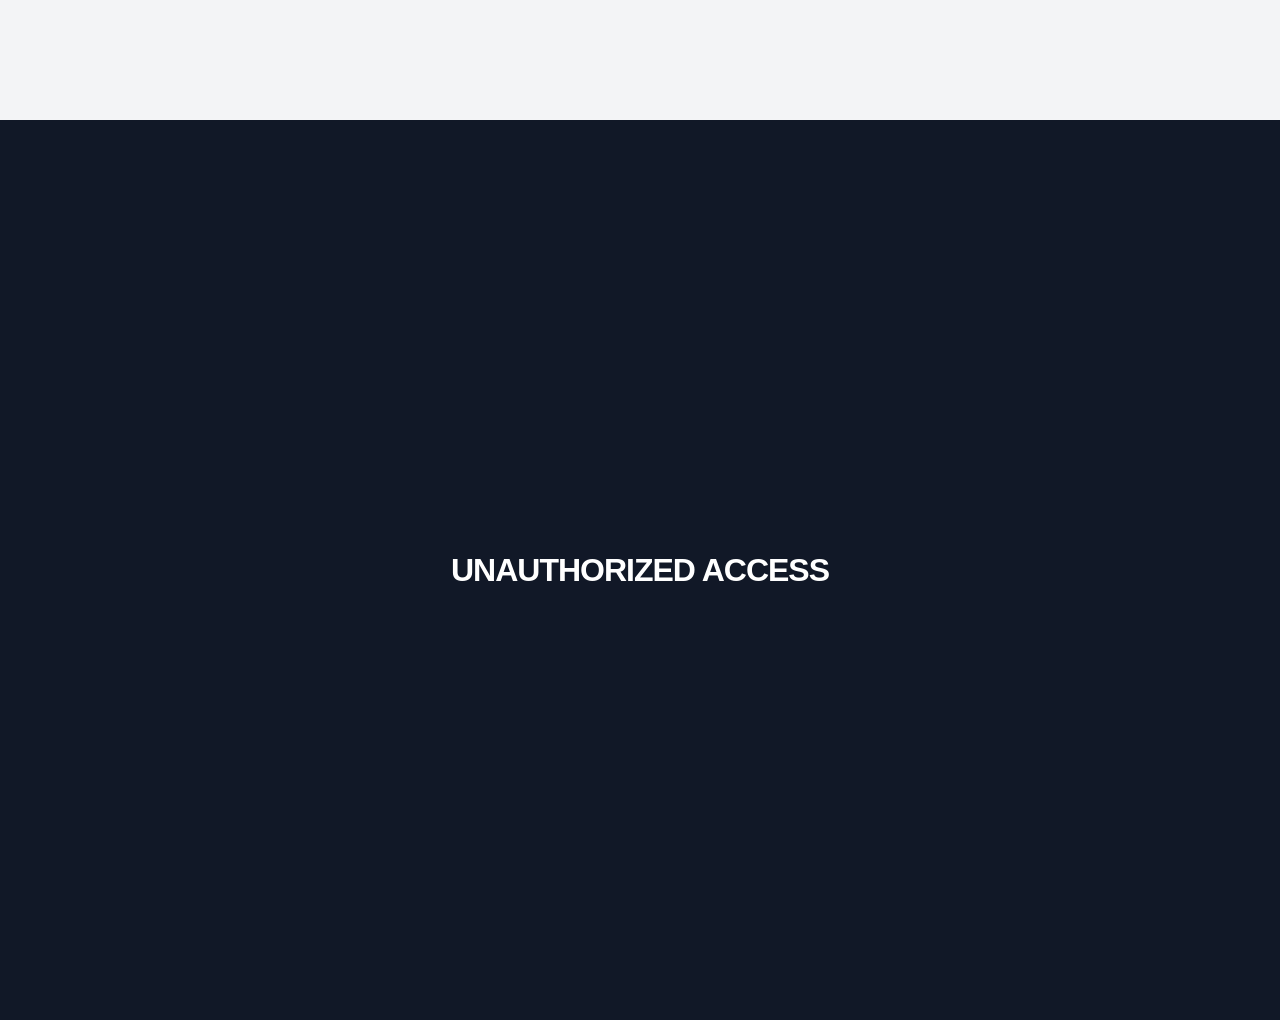
<file: admin.html>
<!DOCTYPE html>
<html lang="en">
<head>
    <meta charset="UTF-8">
    <meta name="viewport" content="width=device-width, initial-scale=1.0">
    <title>Admin Dashboard | Odyssey</title>
    <!-- Google Fonts -->
    <link rel="preconnect" href="https://fonts.googleapis.com">
    <link rel="preconnect" href="https://fonts.gstatic.com" crossorigin>
    <link href="https://fonts.googleapis.com/css2?family=Outfit:wght@300;400;500;600;700;800&display=swap" rel="stylesheet">
    <!-- Boxicons -->
    <link href='https://unpkg.com/boxicons@2.1.4/css/boxicons.min.css' rel='stylesheet'>
    <link rel="stylesheet" href="style.css">
</head>
<body class="dashboard">

    <!-- Dashboard Header -->
    <header class="header scrolled">
        <div class="nav-wrapper">
            <a href="index.html" class="brand-logo">
                <i class='bx bx-compass'></i>
                <span>Odyssey</span>
            </a>
            <div style="display: flex; align-items: center; gap: 2rem;">
                <span style="color: var(--primary); font-weight: 700;">ADMIN PANEL</span>
                <a href="#" id="logout-btn" class="btn btn-outline" style="border-color: white; color: white;">Logout</a>
            </div>
        </div>
    </header>

    <div class="container">
        <div style="margin-bottom: 3rem;">
            <h2 style="font-size: 2.5rem; margin-bottom: 0.5rem;">Expedition <span>Command</span></h2>
            <p style="color: var(--text-muted);">Manage and monitor all active global bookings.</p>
        </div>

        <!-- Stats -->
        <div class="stat-grid">
            <div class="stat-card">
                <i class='bx bx-bookmark-heart'></i>
                <div class="stat-info">
                    <h4>Total Bookings</h4>
                    <span id="total-bookings">0</span>
                </div>
            </div>
            <div class="stat-card">
                <i class='bx bx-group'></i>
                <div class="stat-info">
                    <h4>Active Travelers</h4>
                    <span id="total-guests">0</span>
                </div>
            </div>
            <div class="stat-card">
                <i class='bx bx-trending-up'></i>
                <div class="stat-info">
                    <h4>Success Rate</h4>
                    <span>98.4%</span>
                </div>
            </div>
        </div>

        <!-- Bookings Table -->
        <div class="table-container">
            <h3 style="margin-bottom: 2rem; display: flex; align-items: center; gap: 1rem;">
                <i class='bx bx-list-ul' style="color: var(--primary);"></i>
                Recent Reservations
            </h3>
            <table>
                <thead>
                    <tr>
                        <th>ID</th>
                        <th>Explorer</th>
                        <th>Adventure</th>
                        <th>Date</th>
                        <th>Guests</th>
                        <th>Status</th>
                    </tr>
                </thead>
                <tbody id="bookings-list">
                    <!-- Populated by JS -->
                </tbody>
            </table>
        </div>
    </div>

    <script src="script.js"></script>
</body>
</html>
</file>
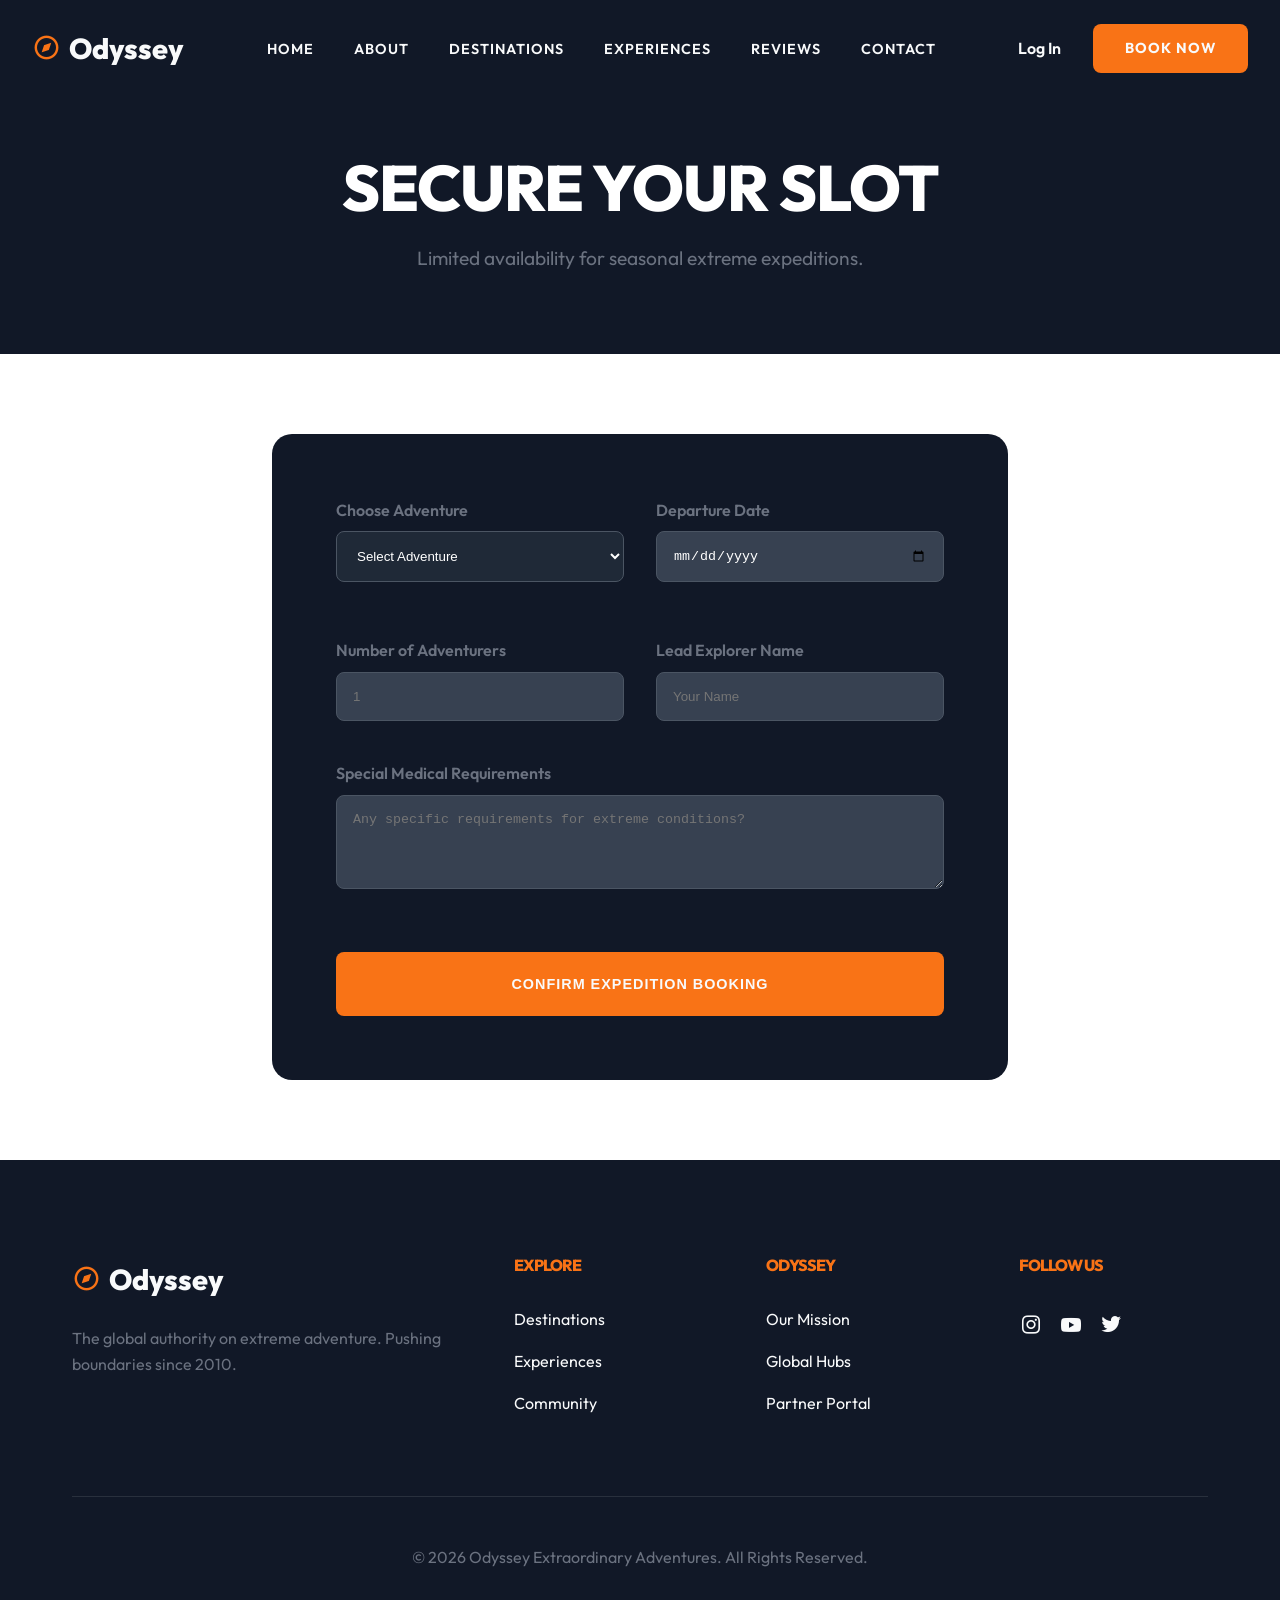
<file: booking.html>
<!DOCTYPE html>
<html lang="en">
<head>
    <meta charset="UTF-8">
    <meta name="viewport" content="width=device-width, initial-scale=1.0">
    <title>Book Adventure | Odyssey</title>
    <!-- Google Fonts -->
    <link rel="preconnect" href="https://fonts.googleapis.com">
    <link rel="preconnect" href="https://fonts.gstatic.com" crossorigin>
    <link href="https://fonts.googleapis.com/css2?family=Outfit:wght@300;400;500;600;700;800&display=swap" rel="stylesheet">
    <!-- Boxicons -->
    <link href='https://unpkg.com/boxicons@2.1.4/css/boxicons.min.css' rel='stylesheet'>
    <link rel="stylesheet" href="style.css">
</head>
<body>

    <!-- Header -->
    <header class="header scrolled">
        <div class="nav-wrapper">
            <a href="index.html" class="brand-logo">
                <i class='bx bx-compass'></i>
                <span>Odyssey</span>
            </a>
            
            <nav class="nav-menu">
                <ul class="nav-list">
                    <li><a href="index.html" class="nav-link">Home</a></li>
                    <li><a href="about.html" class="nav-link">About</a></li>
                    <li><a href="destinations.html" class="nav-link">Destinations</a></li>
                    <li><a href="experiences.html" class="nav-link">Experiences</a></li>
                    <li><a href="reviews.html" class="nav-link">Reviews</a></li>
                    <li><a href="contact.html" class="nav-link">Contact</a></li>
                </ul>
            </nav>

            <div class="nav-actions" id="auth-action">
                <a href="login.html" class="login-link">Log In</a>
                <a href="booking.html" class="btn btn-solid active">Book Now</a>
                <button class="mobile-toggle">
                    <i class='bx bx-grid-alt'></i>
                </button>
            </div>
        </div>
    </header>

    <!-- Page Title -->
    <section style="padding-top: 150px; background: var(--bg-dark); color: white; text-align: center;">
        <div class="container">
            <h1 style="font-size: 4rem;">Secure Your <span>Slot</span></h1>
            <p style="color: var(--text-muted); font-size: 1.2rem; margin-top: 1rem;">Limited availability for seasonal extreme expeditions.</p>
        </div>
    </section>

    <!-- Booking Form -->
    <section>
        <div class="container" style="max-width: 800px;">
            <div style="background: var(--bg-dark); padding: 4rem; border-radius: 20px; color: white;">
                <form id="booking-form">
                    <div style="display: grid; grid-template-columns: 1fr 1fr; gap: 2rem;">
                        <div class="form-group">
                            <label>Choose Adventure</label>
                            <select id="book-adventure" class="form-control" required style="background: #1f2937;">
                                <option value="">Select Adventure</option>
                                <option value="Icelandic Glaciers">Icelandic Glaciers</option>
                                <option value="Deep Sea Abyss">Deep Sea Abyss</option>
                                <option value="Sahara Traverse">Sahara Traverse</option>
                                <option value="Amazon Survival">Amazon Survival</option>
                                <option value="Everest Base Camp">Everest Base Camp</option>
                            </select>
                        </div>
                        <div class="form-group">
                            <label>Departure Date</label>
                            <input type="date" id="book-date" class="form-control" required>
                        </div>
                        <div class="form-group">
                            <label>Number of Adventurers</label>
                            <input type="number" id="book-guests" min="1" max="5" class="form-control" placeholder="1" required>
                        </div>
                        <div class="form-group">
                            <label>Lead Explorer Name</label>
                            <input type="text" id="book-name" class="form-control" placeholder="Your Name" required>
                        </div>
                    </div>
                    <div class="form-group" style="margin-top: 1rem;">
                        <label>Special Medical Requirements</label>
                        <textarea class="form-control" rows="4" placeholder="Any specific requirements for extreme conditions?"></textarea>
                    </div>
                    <button type="submit" class="btn btn-solid" style="width: 100%; justify-content: center; margin-top: 2rem; padding: 1.5rem;">Confirm Expedition Booking</button>
                </form>
            </div>
        </div>
    </section>

    <!-- Footer -->
    <footer class="footer">
        <div class="container">
            <div class="footer-grid">
                <div class="footer-col">
                    <a href="index.html" class="brand-logo">
                        <i class='bx bx-compass'></i>
                        <span>Odyssey</span>
                    </a>
                    <p style="margin-top: 1.5rem; color: var(--text-muted);">The global authority on extreme adventure. Pushing boundaries since 2010.</p>
                </div>
                <div class="footer-col">
                    <h4>Explore</h4>
                    <ul class="footer-links">
                        <li><a href="destinations.html">Destinations</a></li>
                        <li><a href="experiences.html">Experiences</a></li>
                        <li><a href="reviews.html">Community</a></li>
                    </ul>
                </div>
                <div class="footer-col">
                    <h4>Odyssey</h4>
                    <ul class="footer-links">
                        <li><a href="about.html">Our Mission</a></li>
                        <li><a href="contact.html">Global Hubs</a></li>
                        <li><a href="admin.html">Partner Portal</a></li>
                    </ul>
                </div>
                <div class="footer-col">
                    <h4>Follow Us</h4>
                    <div style="display: flex; gap: 1rem; font-size: 1.5rem;">
                        <a href="#"><i class='bx bxl-instagram'></i></a>
                        <a href="#"><i class='bx bxl-youtube'></i></a>
                        <a href="#"><i class='bx bxl-twitter'></i></a>
                    </div>
                </div>
            </div>
            <div class="footer-bottom">
                <p>&copy; 2026 Odyssey Extraordinary Adventures. All Rights Reserved.</p>
            </div>
        </div>
    </footer>

    <script src="script.js"></script>
</body>
</html>
</file>
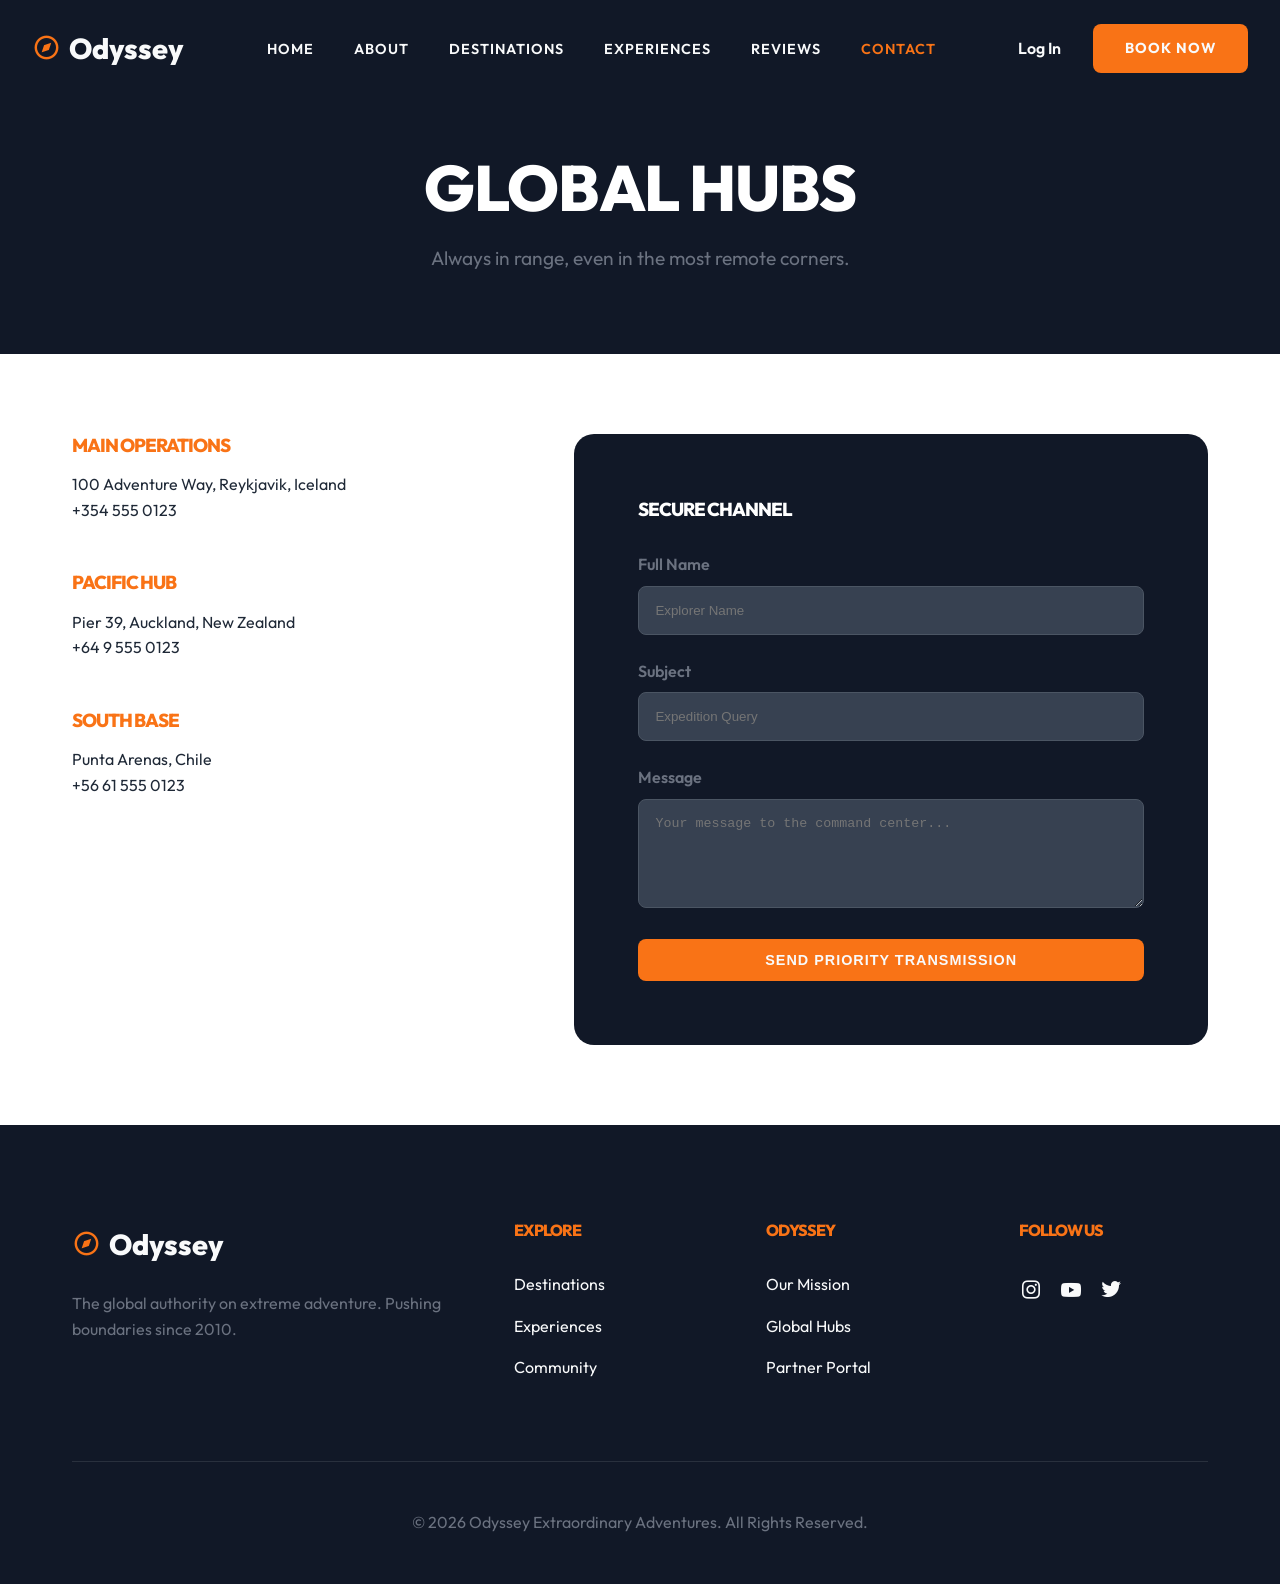
<file: contact.html>
<!DOCTYPE html>
<html lang="en">
<head>
    <meta charset="UTF-8">
    <meta name="viewport" content="width=device-width, initial-scale=1.0">
    <title>Global Hubs | Odyssey</title>
    <!-- Google Fonts -->
    <link rel="preconnect" href="https://fonts.googleapis.com">
    <link rel="preconnect" href="https://fonts.gstatic.com" crossorigin>
    <link href="https://fonts.googleapis.com/css2?family=Outfit:wght@300;400;500;600;700;800&display=swap" rel="stylesheet">
    <!-- Boxicons -->
    <link href='https://unpkg.com/boxicons@2.1.4/css/boxicons.min.css' rel='stylesheet'>
    <link rel="stylesheet" href="style.css">
</head>
<body>

    <!-- Header -->
    <header class="header scrolled">
        <div class="nav-wrapper">
            <a href="index.html" class="brand-logo">
                <i class='bx bx-compass'></i>
                <span>Odyssey</span>
            </a>
            
            <nav class="nav-menu">
                <ul class="nav-list">
                    <li><a href="index.html" class="nav-link">Home</a></li>
                    <li><a href="about.html" class="nav-link">About</a></li>
                    <li><a href="destinations.html" class="nav-link">Destinations</a></li>
                    <li><a href="experiences.html" class="nav-link">Experiences</a></li>
                    <li><a href="reviews.html" class="nav-link">Reviews</a></li>
                    <li><a href="contact.html" class="nav-link active">Contact</a></li>
                </ul>
            </nav>

            <div class="nav-actions" id="auth-action">
                <a href="login.html" class="login-link">Log In</a>
                <a href="booking.html" class="btn btn-solid">Book Now</a>
                <button class="mobile-toggle">
                    <i class='bx bx-grid-alt'></i>
                </button>
            </div>
        </div>
    </header>

    <!-- Page Title -->
    <section style="padding-top: 150px; background: var(--bg-dark); color: white; text-align: center;">
        <div class="container">
            <h1 style="font-size: 4rem;">Global <span>Hubs</span></h1>
            <p style="color: var(--text-muted); font-size: 1.2rem; margin-top: 1rem;">Always in range, even in the most remote corners.</p>
        </div>
    </section>

    <!-- Contact Content -->
    <section>
        <div class="container">
            <div style="display: grid; grid-template-columns: 1fr 1.5fr; gap: 5rem;">
                <div>
                    <div style="margin-bottom: 3rem;">
                        <h3 style="color: var(--primary); margin-bottom: 1rem;">Main Operations</h3>
                        <p>100 Adventure Way, Reykjavik, Iceland</p>
                        <p>+354 555 0123</p>
                    </div>
                    <div style="margin-bottom: 3rem;">
                        <h3 style="color: var(--primary); margin-bottom: 1rem;">Pacific Hub</h3>
                        <p>Pier 39, Auckland, New Zealand</p>
                        <p>+64 9 555 0123</p>
                    </div>
                    <div>
                        <h3 style="color: var(--primary); margin-bottom: 1rem;">South Base</h3>
                        <p>Punta Arenas, Chile</p>
                        <p>+56 61 555 0123</p>
                    </div>
                </div>
                <div style="background: var(--bg-dark); padding: 4rem; border-radius: 20px; color: white;">
                    <h3 style="margin-bottom: 2rem;">Secure Channel</h3>
                    <form>
                        <div class="form-group">
                            <label>Full Name</label>
                            <input type="text" class="form-control" placeholder="Explorer Name" required>
                        </div>
                        <div class="form-group">
                            <label>Subject</label>
                            <input type="text" class="form-control" placeholder="Expedition Query" required>
                        </div>
                        <div class="form-group">
                            <label>Message</label>
                            <textarea class="form-control" rows="5" placeholder="Your message to the command center..."></textarea>
                        </div>
                        <button type="submit" class="btn btn-solid" style="width: 100%; justify-content: center;">Send Priority Transmission</button>
                    </form>
                </div>
            </div>
        </div>
    </section>

    <!-- Footer -->
    <footer class="footer">
        <div class="container">
            <div class="footer-grid">
                <div class="footer-col">
                    <a href="index.html" class="brand-logo">
                        <i class='bx bx-compass'></i>
                        <span>Odyssey</span>
                    </a>
                    <p style="margin-top: 1.5rem; color: var(--text-muted);">The global authority on extreme adventure. Pushing boundaries since 2010.</p>
                </div>
                <div class="footer-col">
                    <h4>Explore</h4>
                    <ul class="footer-links">
                        <li><a href="destinations.html">Destinations</a></li>
                        <li><a href="experiences.html">Experiences</a></li>
                        <li><a href="reviews.html">Community</a></li>
                    </ul>
                </div>
                <div class="footer-col">
                    <h4>Odyssey</h4>
                    <ul class="footer-links">
                        <li><a href="about.html">Our Mission</a></li>
                        <li><a href="contact.html">Global Hubs</a></li>
                        <li><a href="admin.html">Partner Portal</a></li>
                    </ul>
                </div>
                <div class="footer-col">
                    <h4>Follow Us</h4>
                    <div style="display: flex; gap: 1rem; font-size: 1.5rem;">
                        <a href="#"><i class='bx bxl-instagram'></i></a>
                        <a href="#"><i class='bx bxl-youtube'></i></a>
                        <a href="#"><i class='bx bxl-twitter'></i></a>
                    </div>
                </div>
            </div>
            <div class="footer-bottom">
                <p>&copy; 2026 Odyssey Extraordinary Adventures. All Rights Reserved.</p>
            </div>
        </div>
    </footer>

    <script src="script.js"></script>
</body>
</html>
</file>
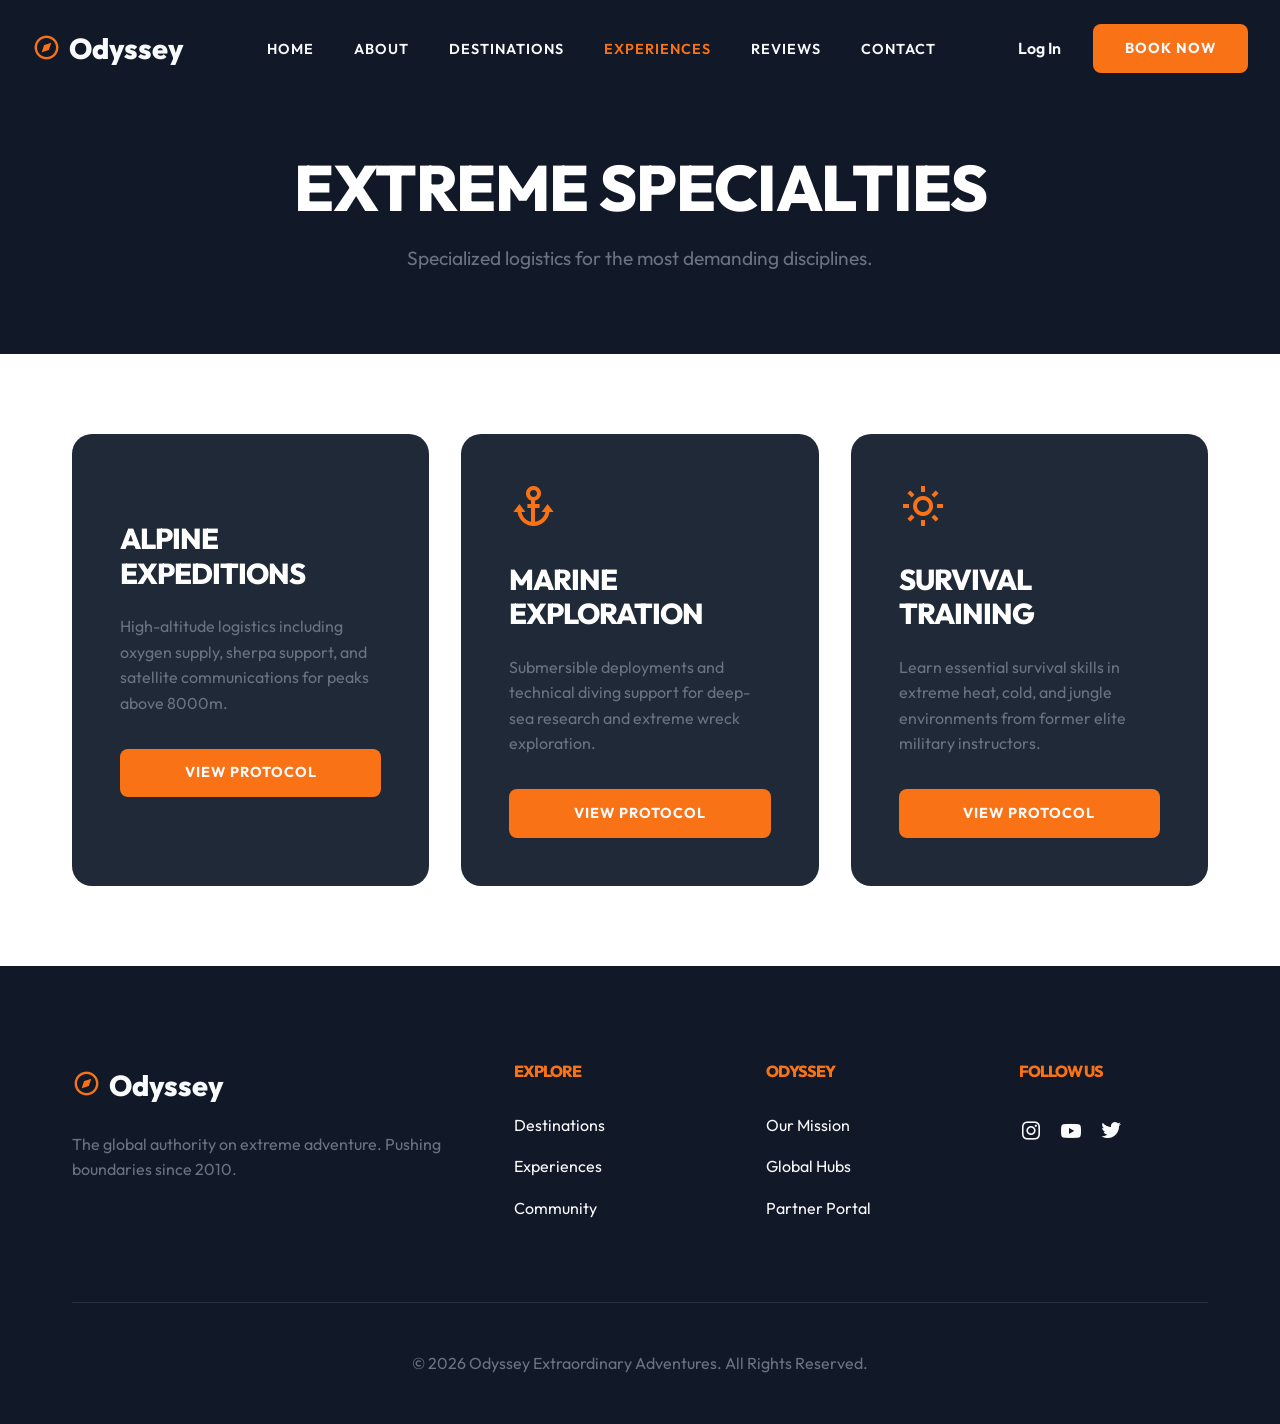
<file: experiences.html>
<!DOCTYPE html>
<html lang="en">
<head>
    <meta charset="UTF-8">
    <meta name="viewport" content="width=device-width, initial-scale=1.0">
    <title>Adventure Types | Odyssey</title>
    <!-- Google Fonts -->
    <link rel="preconnect" href="https://fonts.googleapis.com">
    <link rel="preconnect" href="https://fonts.gstatic.com" crossorigin>
    <link href="https://fonts.googleapis.com/css2?family=Outfit:wght@300;400;500;600;700;800&display=swap" rel="stylesheet">
    <!-- Boxicons -->
    <link href='https://unpkg.com/boxicons@2.1.4/css/boxicons.min.css' rel='stylesheet'>
    <link rel="stylesheet" href="style.css">
</head>
<body>

    <!-- Header -->
    <header class="header scrolled">
        <div class="nav-wrapper">
            <a href="index.html" class="brand-logo">
                <i class='bx bx-compass'></i>
                <span>Odyssey</span>
            </a>
            
            <nav class="nav-menu">
                <ul class="nav-list">
                    <li><a href="index.html" class="nav-link">Home</a></li>
                    <li><a href="about.html" class="nav-link">About</a></li>
                    <li><a href="destinations.html" class="nav-link">Destinations</a></li>
                    <li><a href="experiences.html" class="nav-link active">Experiences</a></li>
                    <li><a href="reviews.html" class="nav-link">Reviews</a></li>
                    <li><a href="contact.html" class="nav-link">Contact</a></li>
                </ul>
            </nav>

            <div class="nav-actions" id="auth-action">
                <a href="login.html" class="login-link">Log In</a>
                <a href="booking.html" class="btn btn-solid">Book Now</a>
                <button class="mobile-toggle">
                    <i class='bx bx-grid-alt'></i>
                </button>
            </div>
        </div>
    </header>

    <!-- Page Title -->
    <section style="padding-top: 150px; background: var(--bg-dark); color: white; text-align: center;">
        <div class="container">
            <h1 style="font-size: 4rem;">Extreme <span>Specialties</span></h1>
            <p style="color: var(--text-muted); font-size: 1.2rem; margin-top: 1rem;">Specialized logistics for the most demanding disciplines.</p>
        </div>
    </section>

    <!-- Experiences List -->
    <section>
        <div class="container">
            <div class="grid">
                <div style="padding: 3rem; background: var(--bg-card); border-radius: 20px; color: white;">
                    <i class='bx bx-mountain' style="font-size: 3rem; color: var(--primary); margin-bottom: 2rem;"></i>
                    <h3 style="font-size: 1.8rem; margin-bottom: 1.5rem;">Alpine Expeditions</h3>
                    <p style="color: var(--text-muted); margin-bottom: 2rem;">High-altitude logistics including oxygen supply, sherpa support, and satellite communications for peaks above 8000m.</p>
                    <a href="booking.html" class="btn btn-solid" style="width: 100%; justify-content: center;">View Protocol</a>
                </div>
                <div style="padding: 3rem; background: var(--bg-card); border-radius: 20px; color: white;">
                    <i class='bx bx-anchor' style="font-size: 3rem; color: var(--primary); margin-bottom: 2rem;"></i>
                    <h3 style="font-size: 1.8rem; margin-bottom: 1.5rem;">Marine Exploration</h3>
                    <p style="color: var(--text-muted); margin-bottom: 2rem;">Submersible deployments and technical diving support for deep-sea research and extreme wreck exploration.</p>
                    <a href="booking.html" class="btn btn-solid" style="width: 100%; justify-content: center;">View Protocol</a>
                </div>
                <div style="padding: 3rem; background: var(--bg-card); border-radius: 20px; color: white;">
                    <i class='bx bx-sun' style="font-size: 3rem; color: var(--primary); margin-bottom: 2rem;"></i>
                    <h3 style="font-size: 1.8rem; margin-bottom: 1.5rem;">Survival Training</h3>
                    <p style="color: var(--text-muted); margin-bottom: 2rem;">Learn essential survival skills in extreme heat, cold, and jungle environments from former elite military instructors.</p>
                    <a href="booking.html" class="btn btn-solid" style="width: 100%; justify-content: center;">View Protocol</a>
                </div>
            </div>
        </div>
    </section>

    <!-- Footer -->
    <footer class="footer">
        <div class="container">
            <div class="footer-grid">
                <div class="footer-col">
                    <a href="index.html" class="brand-logo">
                        <i class='bx bx-compass'></i>
                        <span>Odyssey</span>
                    </a>
                    <p style="margin-top: 1.5rem; color: var(--text-muted);">The global authority on extreme adventure. Pushing boundaries since 2010.</p>
                </div>
                <div class="footer-col">
                    <h4>Explore</h4>
                    <ul class="footer-links">
                        <li><a href="destinations.html">Destinations</a></li>
                        <li><a href="experiences.html">Experiences</a></li>
                        <li><a href="reviews.html">Community</a></li>
                    </ul>
                </div>
                <div class="footer-col">
                    <h4>Odyssey</h4>
                    <ul class="footer-links">
                        <li><a href="about.html">Our Mission</a></li>
                        <li><a href="contact.html">Global Hubs</a></li>
                        <li><a href="admin.html">Partner Portal</a></li>
                    </ul>
                </div>
                <div class="footer-col">
                    <h4>Follow Us</h4>
                    <div style="display: flex; gap: 1rem; font-size: 1.5rem;">
                        <a href="#"><i class='bx bxl-instagram'></i></a>
                        <a href="#"><i class='bx bxl-youtube'></i></a>
                        <a href="#"><i class='bx bxl-twitter'></i></a>
                    </div>
                </div>
            </div>
            <div class="footer-bottom">
                <p>&copy; 2026 Odyssey Extraordinary Adventures. All Rights Reserved.</p>
            </div>
        </div>
    </footer>

    <script src="script.js"></script>
</body>
</html>
</file>
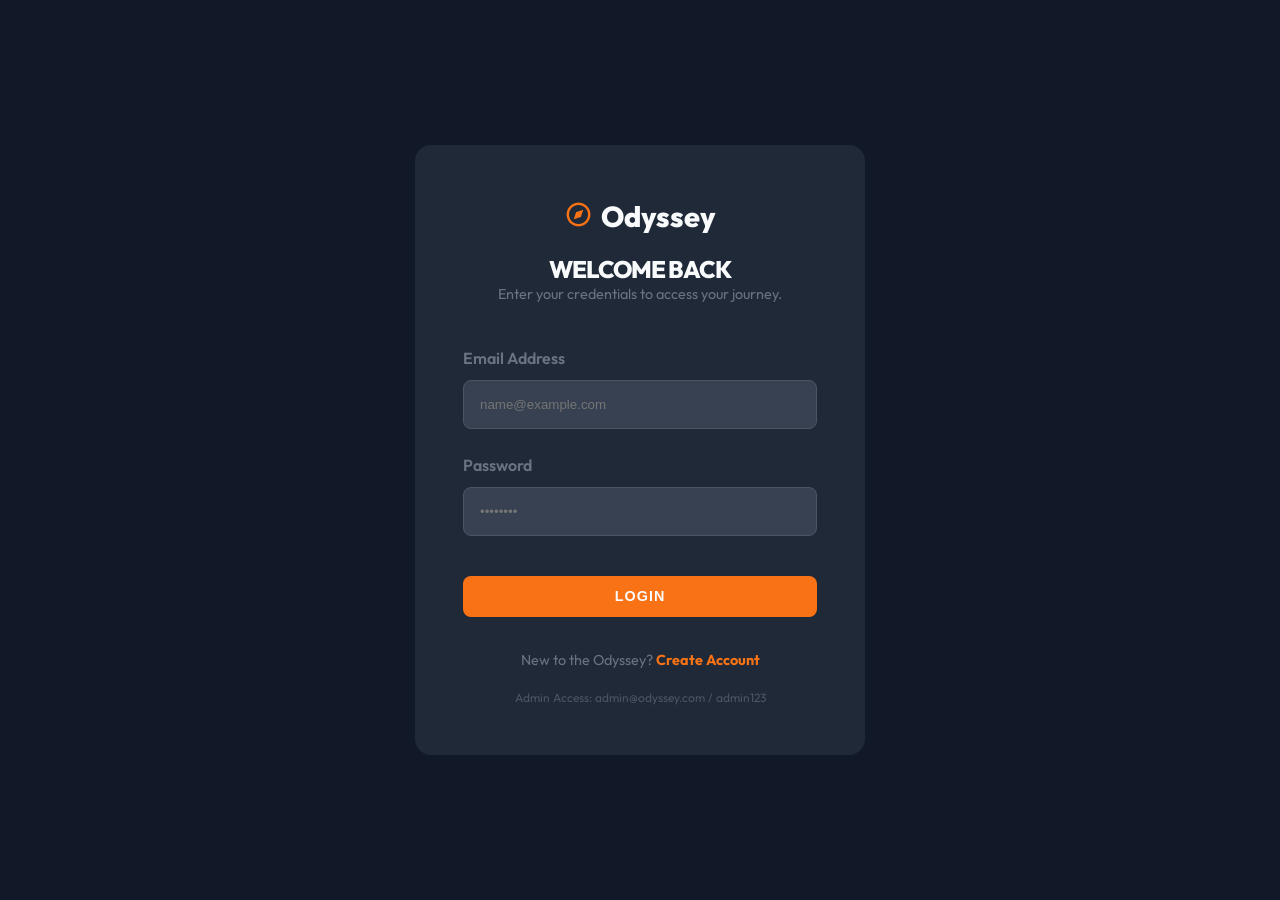
<file: login.html>
<!DOCTYPE html>
<html lang="en">
<head>
    <meta charset="UTF-8">
    <meta name="viewport" content="width=device-width, initial-scale=1.0">
    <title>Login | Odyssey</title>
    <!-- Google Fonts -->
    <link rel="preconnect" href="https://fonts.googleapis.com">
    <link rel="preconnect" href="https://fonts.gstatic.com" crossorigin>
    <link href="https://fonts.googleapis.com/css2?family=Outfit:wght@300;400;500;600;700;800&display=swap" rel="stylesheet">
    <!-- Boxicons -->
    <link href='https://unpkg.com/boxicons@2.1.4/css/boxicons.min.css' rel='stylesheet'>
    <link rel="stylesheet" href="style.css">
</head>
<body>

    <section class="auth-section">
        <div class="auth-card">
            <div style="text-align: center; margin-bottom: 2.5rem;">
                <a href="index.html" class="brand-logo" style="justify-content: center; margin-bottom: 1rem;">
                    <i class='bx bx-compass'></i>
                    <span>Odyssey</span>
                </a>
                <h2 style="font-size: 1.5rem;">Welcome Back</h2>
                <p style="color: var(--text-muted); font-size: 0.9rem;">Enter your credentials to access your journey.</p>
            </div>

            <form id="login-form">
                <div class="form-group">
                    <label>Email Address</label>
                    <input type="email" id="login-email" class="form-control" placeholder="name@example.com" required>
                </div>
                <div class="form-group">
                    <label>Password</label>
                    <input type="password" id="login-password" class="form-control" placeholder="••••••••" required>
                </div>
                <button type="submit" class="btn btn-solid" style="width: 100%; justify-content: center; margin-top: 1rem;">Login</button>
            </form>

            <div style="text-align: center; margin-top: 2rem; font-size: 0.9rem;">
                <p style="color: var(--text-muted);">New to the Odyssey? <a href="register.html" style="color: var(--primary); font-weight: 700;">Create Account</a></p>
                <p style="margin-top: 1rem; font-size: 0.75rem; color: #4b5563;">Admin Access: admin@odyssey.com / admin123</p>
            </div>
        </div>
    </section>

    <script src="script.js"></script>
</body>
</html>
</file>
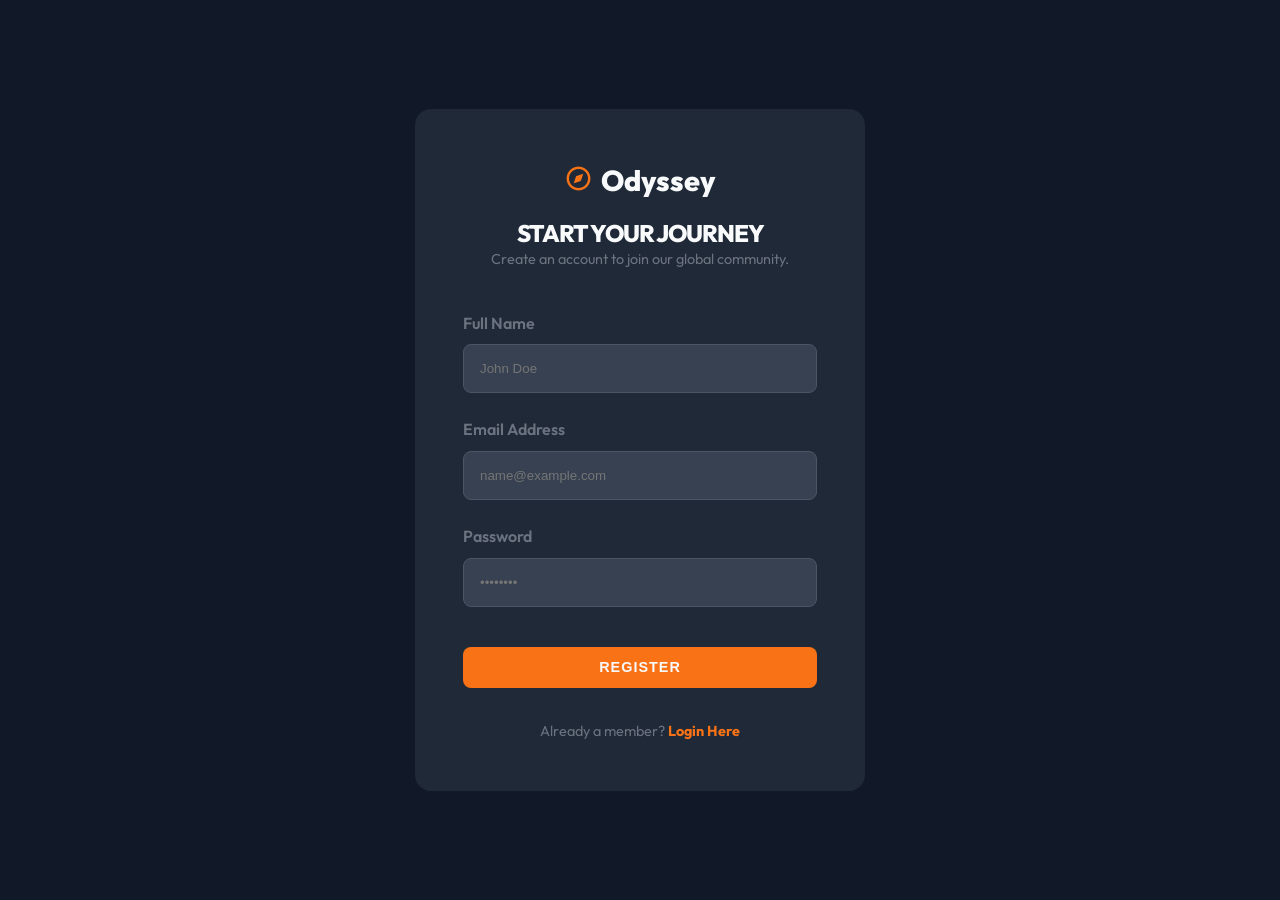
<file: register.html>
<!DOCTYPE html>
<html lang="en">
<head>
    <meta charset="UTF-8">
    <meta name="viewport" content="width=device-width, initial-scale=1.0">
    <title>Join the Odyssey | Register</title>
    <!-- Google Fonts -->
    <link rel="preconnect" href="https://fonts.googleapis.com">
    <link rel="preconnect" href="https://fonts.gstatic.com" crossorigin>
    <link href="https://fonts.googleapis.com/css2?family=Outfit:wght@300;400;500;600;700;800&display=swap" rel="stylesheet">
    <!-- Boxicons -->
    <link href='https://unpkg.com/boxicons@2.1.4/css/boxicons.min.css' rel='stylesheet'>
    <link rel="stylesheet" href="style.css">
</head>
<body>

    <section class="auth-section">
        <div class="auth-card">
            <div style="text-align: center; margin-bottom: 2.5rem;">
                <a href="index.html" class="brand-logo" style="justify-content: center; margin-bottom: 1rem;">
                    <i class='bx bx-compass'></i>
                    <span>Odyssey</span>
                </a>
                <h2 style="font-size: 1.5rem;">Start Your Journey</h2>
                <p style="color: var(--text-muted); font-size: 0.9rem;">Create an account to join our global community.</p>
            </div>

            <form id="register-form">
                <div class="form-group">
                    <label>Full Name</label>
                    <input type="text" id="reg-name" class="form-control" placeholder="John Doe" required>
                </div>
                <div class="form-group">
                    <label>Email Address</label>
                    <input type="email" id="reg-email" class="form-control" placeholder="name@example.com" required>
                </div>
                <div class="form-group">
                    <label>Password</label>
                    <input type="password" id="reg-password" class="form-control" placeholder="••••••••" required>
                </div>
                <button type="submit" class="btn btn-solid" style="width: 100%; justify-content: center; margin-top: 1rem;">Register</button>
            </form>

            <div style="text-align: center; margin-top: 2rem; font-size: 0.9rem;">
                <p style="color: var(--text-muted);">Already a member? <a href="login.html" style="color: var(--primary); font-weight: 700;">Login Here</a></p>
            </div>
        </div>
    </section>

    <script src="script.js"></script>
</body>
</html>
</file>
<file: style.css>
/* ==================== 
   Odyssey Design System (Adventure Bold)
   ==================== */
:root {
    --primary: #f97316; /* Sunset Orange */
    --primary-hover: #ea580c;
    --secondary: #065f46; /* Forest Green */
    --accent: #3b82f6; /* Sky Blue */
    --bg-dark: #111827;
    --bg-card: #1f2937;
    --bg-body: #ffffff;
    --text-main: #1f2937;
    --text-muted: #6b7280;
    --text-white: #f9fafb;
    --shadow: 0 10px 15px -3px rgba(0, 0, 0, 0.1);
    --transition: all 0.3s ease;
}

/* ==================== 
   Reset & Base 
   ==================== */
* {
    margin: 0;
    padding: 0;
    box-sizing: border-box;
}

body {
    font-family: 'Outfit', sans-serif;
    color: var(--text-main);
    background: var(--bg-body);
    line-height: 1.6;
    overflow-x: hidden;
}

a {
    text-decoration: none;
    color: inherit;
}

ul {
    list-style: none;
}

.container {
    max-width: 1200px;
    margin: 0 auto;
    padding: 0 2rem;
}

section {
    padding: 80px 0;
}

/* ==================== 
   Typography 
   ==================== */
h1, h2, h3, h4 {
    font-weight: 800;
    line-height: 1.2;
    text-transform: uppercase;
    letter-spacing: -1px;
}

.section-title {
    text-align: center;
    margin-bottom: 4rem;
}

.section-title h2 {
    font-size: 3rem;
    margin-bottom: 1rem;
    color: var(--bg-dark);
}

.section-title span {
    color: var(--primary);
}

/* ==================== 
   Buttons 
   ==================== */
.btn {
    display: inline-flex;
    align-items: center;
    padding: 0.8rem 2rem;
    border-radius: 8px;
    font-weight: 700;
    font-size: 0.9rem;
    text-transform: uppercase;
    letter-spacing: 1px;
    cursor: pointer;
    transition: var(--transition);
    border: none;
    gap: 0.5rem;
}

.btn-solid {
    background: var(--primary);
    color: var(--text-white);
}

.btn-solid:hover {
    background: var(--primary-hover);
    transform: translateY(-2px);
    box-shadow: 0 4px 12px rgba(249, 115, 22, 0.3);
}

.btn-outline {
    background: transparent;
    border: 2px solid var(--primary);
    color: var(--primary);
}

.btn-outline:hover {
    background: var(--primary);
    color: var(--text-white);
}

/* ==================== 
   Navigation 
   ==================== */
.header {
    position: fixed;
    top: 0;
    width: 100%;
    z-index: 1000;
    padding: 1.5rem 0;
    transition: var(--transition);
}

.header.scrolled {
    background: var(--bg-dark);
    padding: 1rem 0;
    box-shadow: var(--shadow);
}

.nav-wrapper {
    display: flex;
    justify-content: space-between;
    align-items: center;
    max-width: 1400px;
    margin: 0 auto;
    padding: 0 2rem;
}

.brand-logo {
    display: flex;
    align-items: center;
    gap: 0.5rem;
    font-size: 1.8rem;
    font-weight: 800;
    color: var(--text-white);
}

.brand-logo i {
    color: var(--primary);
}

.nav-list {
    display: flex;
    gap: 2.5rem;
}

.nav-link {
    color: var(--text-white);
    font-weight: 600;
    font-size: 0.9rem;
    text-transform: uppercase;
    letter-spacing: 1px;
}

.nav-link:hover, .nav-link.active {
    color: var(--primary);
}

.nav-actions {
    display: flex;
    align-items: center;
    gap: 2rem;
}

.login-link {
    color: var(--text-white);
    font-weight: 600;
}

.mobile-toggle {
    display: none;
    font-size: 2rem;
    color: var(--text-white);
    background: transparent;
    border: none;
    cursor: pointer;
}

/* ==================== 
   Hero Section 
   ==================== */
.hero {
    height: 100vh;
    background: linear-gradient(rgba(17, 24, 39, 0.7), rgba(17, 24, 39, 0.4)), url('hero_bg.png');
    background-size: cover;
    background-position: center;
    display: flex;
    align-items: center;
    color: var(--text-white);
    text-align: center;
}

.hero-content {
    max-width: 800px;
    margin: 0 auto;
}

.hero h1 {
    font-size: 5rem;
    margin-bottom: 1.5rem;
}

.hero p {
    font-size: 1.2rem;
    margin-bottom: 3rem;
    opacity: 0.9;
}

/* ==================== 
   Cards 
   ==================== */
.grid {
    display: grid;
    grid-template-columns: repeat(auto-fit, minmax(300px, 1fr));
    gap: 2rem;
}

.adventure-card {
    background: var(--bg-card);
    border-radius: 16px;
    overflow: hidden;
    color: var(--text-white);
    transition: var(--transition);
}

.adventure-card:hover {
    transform: translateY(-10px);
}

.card-image {
    height: 250px;
    position: relative;
}

.card-image img {
    width: 100%;
    height: 100%;
    object-fit: cover;
}

.card-badge {
    position: absolute;
    top: 1rem;
    right: 1rem;
    background: var(--primary);
    padding: 0.5rem 1rem;
    border-radius: 4px;
    font-weight: 700;
    font-size: 0.8rem;
}

.card-body {
    padding: 2rem;
}

.card-body h3 {
    font-size: 1.5rem;
    margin-bottom: 1rem;
}

/* ==================== 
   Auth Forms 
   ==================== */
.auth-section {
    min-height: 100vh;
    display: flex;
    align-items: center;
    justify-content: center;
    background: var(--bg-dark);
}

.auth-card {
    background: var(--bg-card);
    padding: 3rem;
    border-radius: 16px;
    width: 100%;
    max-width: 450px;
    color: var(--text-white);
}

.form-group {
    margin-bottom: 1.5rem;
}

.form-group label {
    display: block;
    margin-bottom: 0.5rem;
    font-weight: 600;
    color: var(--text-muted);
}

.form-control {
    width: 100%;
    padding: 1rem;
    background: #374151;
    border: 1px solid #4b5563;
    border-radius: 8px;
    color: white;
    outline: none;
}

.form-control:focus {
    border-color: var(--primary);
}

/* ==================== 
   Dashboard 
   ==================== */
.dashboard {
    padding-top: 120px;
    background: #f3f4f6;
    min-height: 100vh;
}

.stat-grid {
    display: grid;
    grid-template-columns: repeat(3, 1fr);
    gap: 2rem;
    margin-bottom: 4rem;
}

.stat-card {
    background: white;
    padding: 2rem;
    border-radius: 12px;
    box-shadow: var(--shadow);
    display: flex;
    align-items: center;
    gap: 1.5rem;
}

.stat-card i {
    font-size: 3rem;
    color: var(--primary);
}

.stat-info h4 {
    color: var(--text-muted);
    font-size: 0.9rem;
}

.stat-info span {
    font-size: 2rem;
    font-weight: 800;
}

.table-container {
    background: white;
    padding: 2rem;
    border-radius: 12px;
    box-shadow: var(--shadow);
    overflow-x: auto;
}

table {
    width: 100%;
    border-collapse: collapse;
}

th, td {
    padding: 1.2rem;
    text-align: left;
    border-bottom: 1px solid #e5e7eb;
}

th {
    text-transform: uppercase;
    font-size: 0.8rem;
    letter-spacing: 1px;
    color: var(--text-muted);
}

/* ==================== 
   Footer 
   ==================== */
.footer {
    background: var(--bg-dark);
    color: var(--text-white);
    padding: 6rem 0 3rem;
}

.footer-grid {
    display: grid;
    grid-template-columns: 2fr 1fr 1fr 1fr;
    gap: 4rem;
    margin-bottom: 4rem;
}

.footer-col h4 {
    margin-bottom: 2rem;
    color: var(--primary);
}

.footer-links li {
    margin-bottom: 1rem;
}

.footer-links a:hover {
    color: var(--primary);
}

.footer-bottom {
    text-align: center;
    padding-top: 3rem;
    border-top: 1px solid rgba(255,255,255,0.1);
    color: var(--text-muted);
}

/* ==================== 
   Responsive 
   ==================== */
@media (max-width: 992px) {
    .nav-list, .nav-actions .btn { display: none; }
    .mobile-toggle { display: block; }
    .hero h1 { font-size: 3.5rem; }
    .stat-grid { grid-template-columns: 1fr; }
}
</file>
